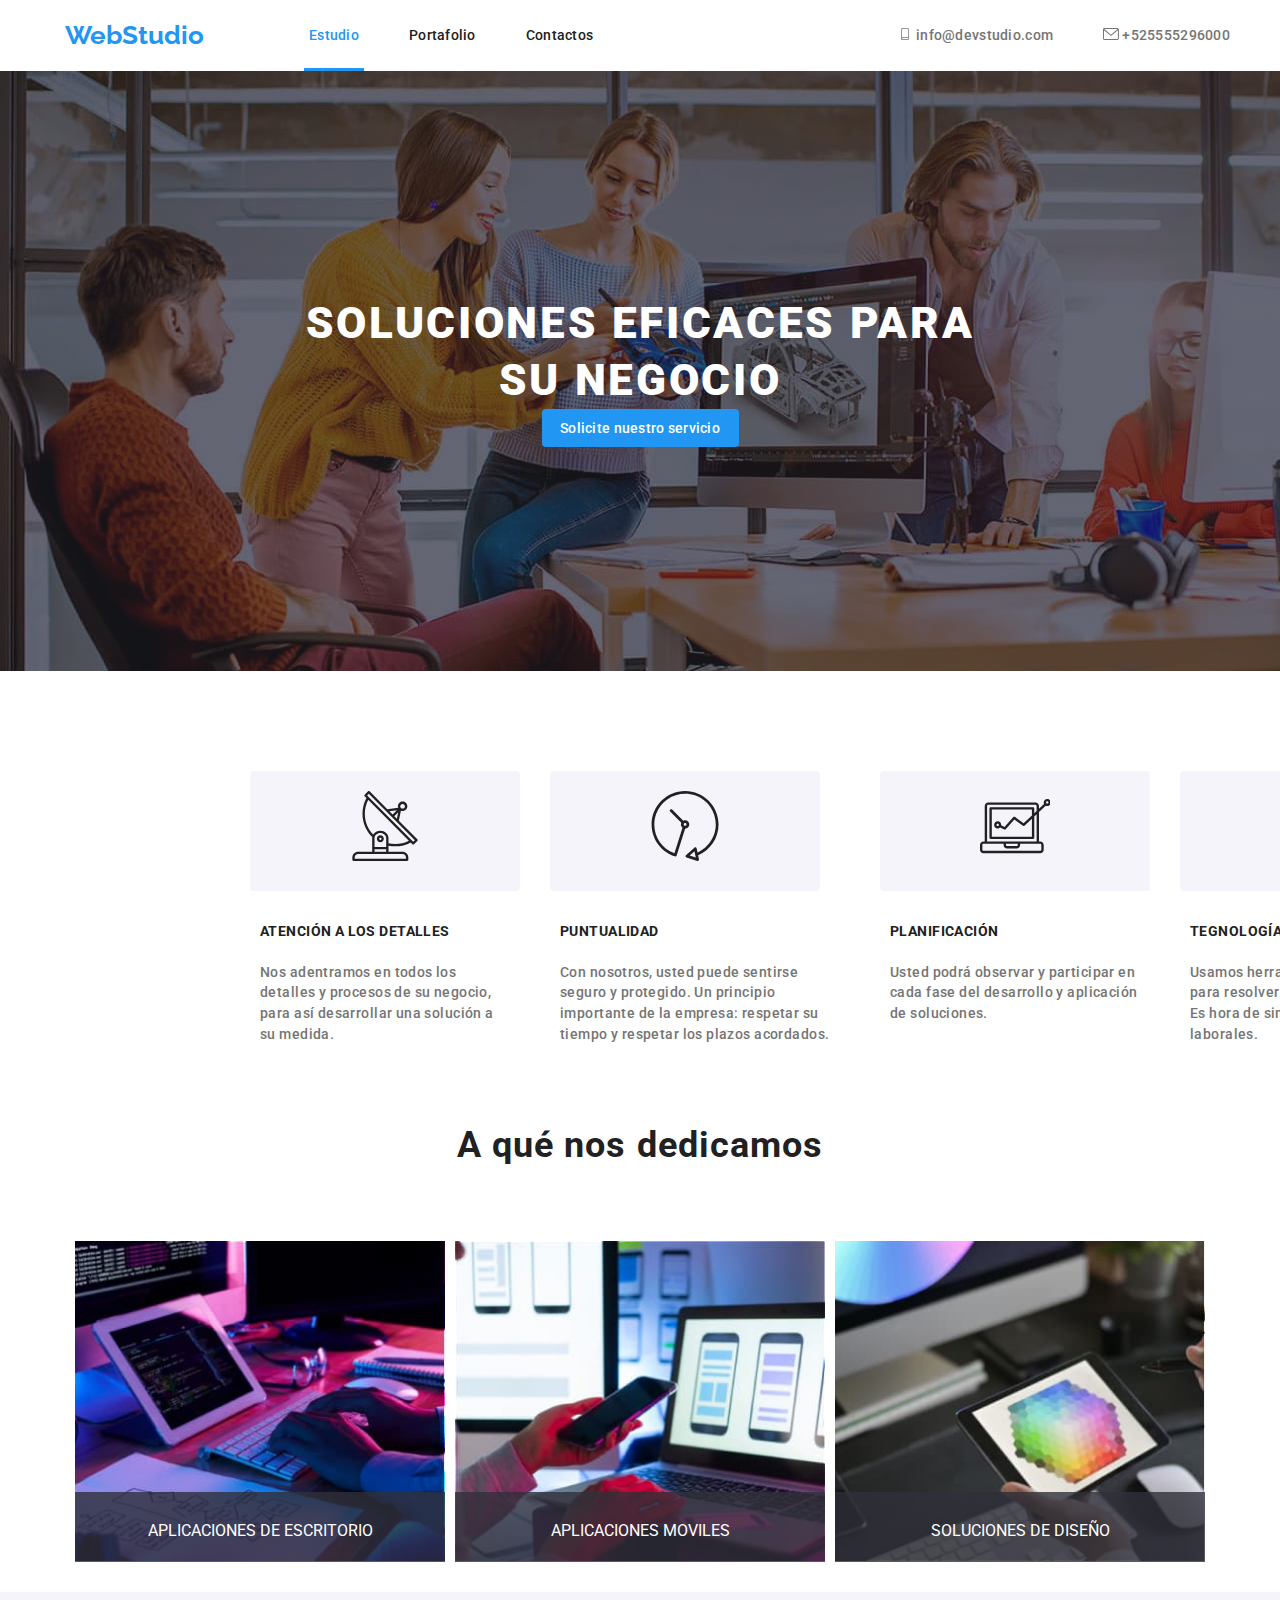
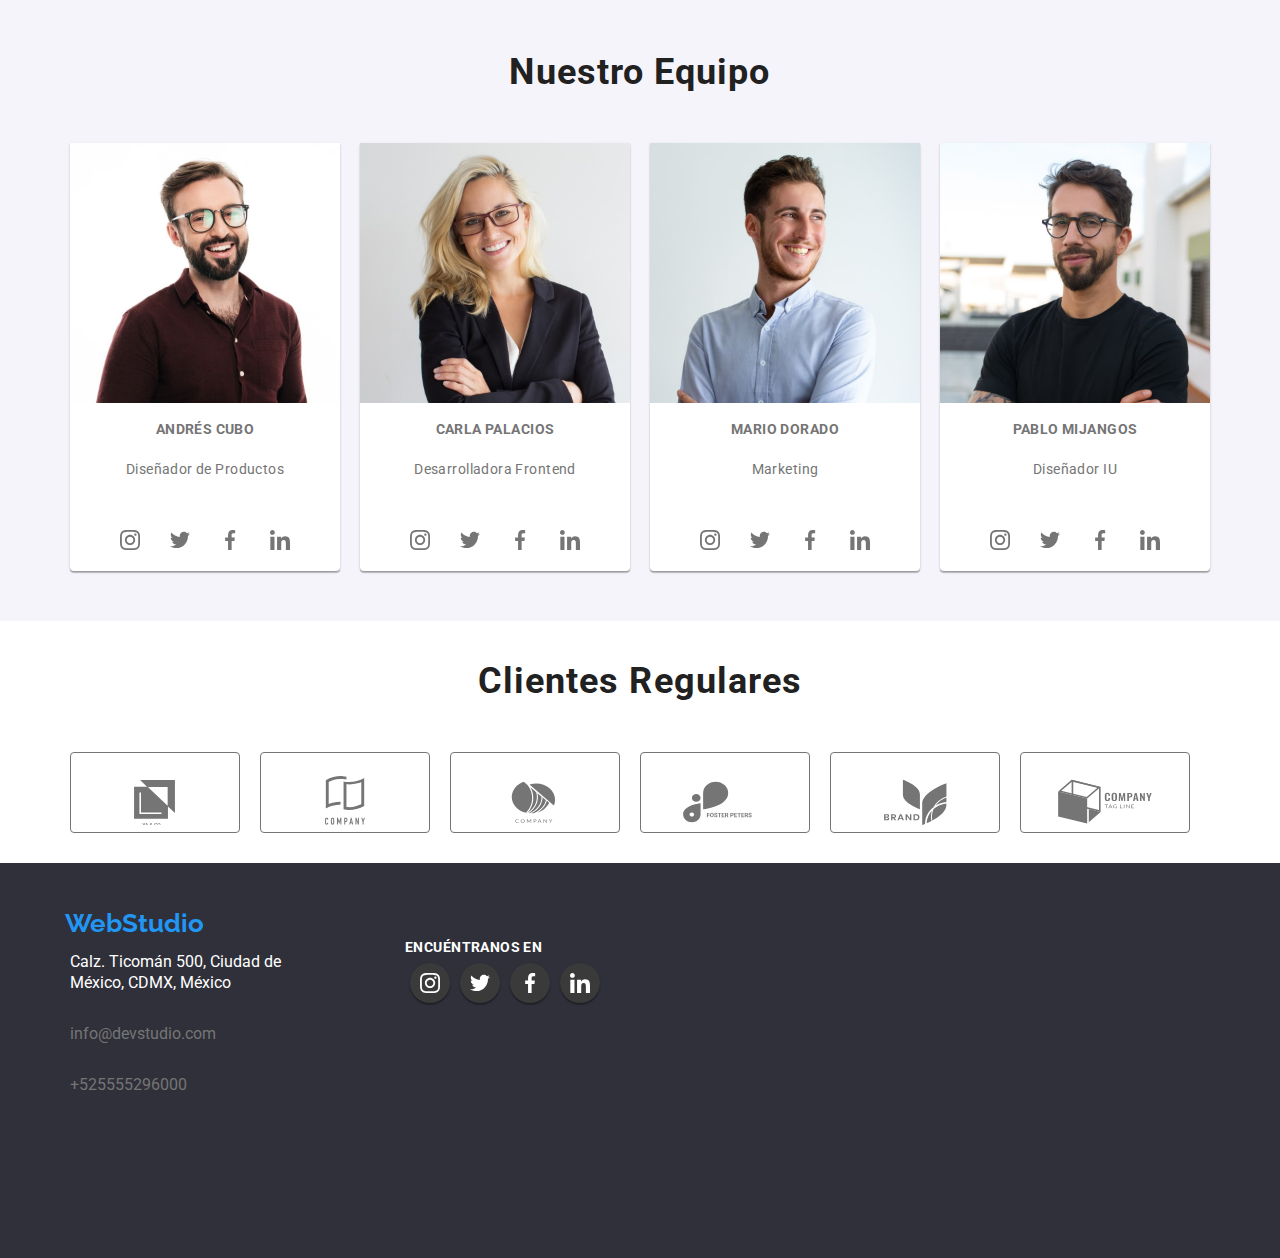
<file: index.html>
<!DOCTYPE html>
<html lang="en">
  <head>
    <meta charset="UTF-8" />
    <meta http-equiv="X-UA-Compatible" content="IE=edge" />
    <meta name="viewport" content="width=device-width, initial-scale=1.0" />
    <title>WebStudio</title>
    <link rel="stylesheet" href="css/modern-normalize.css" />
    <link rel="stylesheet" href="css/styles.css" />
    <link rel="preconnect" href="https://fonts.googleapis.com" />
    <link rel="preconnect" href="https://fonts.gstatic.com" crossorigin />
    <link
      href="https://fonts.googleapis.com/css2?family=Roboto:wght@400;500;700;900&display=swap"
      rel="stylesheet"
    />
    <link
      href="https://fonts.googleapis.com/css2?family=Raleway:wght@700&family=Roboto:wght@700&display=swap"
      rel="stylesheet"
    />
  </head>
  <body>
    <!-- Header -->
    <div class="head">
      <header class="container page-header">
        <nav class="nav-container">
          <a class="logo" href="index.html">WebStudio</a>
          <ul class="nav-list">
            <li class="item current">
              <a href="index.html" target="_self" rel="noopener noreferrer"
                >Estudio</a
              >
            </li>
            <li class="item">
              <a
                href="portafolio.html"
                class="a"
                target="_self"
                rel="noopener noreferrer"
                >Portafolio</a
              >
            </li>
            <li class="item">
              <a class="a" href="#" target="_self" rel="noopener noreferrer"
                >Contactos</a
              >
            </li>
          </ul>
        </nav>
        <ul class="menu">
          <li class="item contact-item">
            <a href="mailto:info@devstudio.com"
              ><svg width="16" height="12">
                <use href="images/icons.svg#icon-telfono-inteligente-1"></use>
              </svg>
              info@devstudio.com</a
            >
          </li>
          <li class="item contact-item">
            <a href="tel:+525555296000">
              <svg width="16" height="12">
                <use href="images/icons.svg#icon-sobre-1"></use>
              </svg>
              +525555296000</a
            >
          </li>
        </ul>
      </header>
    </div>
    <!-- Main -->
    <main>
      <section class="banner">
        <h1 class="title1">SOLUCIONES EFICACES PARA SU NEGOCIO</h1>
        <button data-modal-open class="button-banner" type="button">
          Solicite nuestro servicio
        </button>
        <!-- ventana modal -->
        <div class="backdrop is-hidden" data-modal>
          <div class="modal">
            <button data-modal-close>X</button>
            Contenido Modal
          </div>
        </div>
      </section>
      <section class="container section-list">
        <ul class="list-text">
          <li class="item">
            <div class="icon-box">
              <svg width="70" height="70">
                <use href="images/icons.svg#icon-antena"></use>
              </svg>
            </div>
            <h3 class="title3">ATENCIÓN A LOS DETALLES</h3>
            <p class="pharagraf">
              Nos adentramos en todos los detalles y procesos de su negocio,
              para así desarrollar una solución a su medida.
            </p>
          </li>
          <li class="item">
            <div class="icon-box">
              <svg width="70" height="70">
                <use href="images/icons.svg#icon-Vector-2"></use>
              </svg>
            </div>
            <h3 class="title3">PUNTUALIDAD</h3>
            <p class="pharagraf">
              Con nosotros, usted puede sentirse seguro y protegido. Un
              principio importante de la empresa: respetar su tiempo y respetar
              los plazos acordados.
            </p>
          </li>
          <li class="item">
            <div class="icon-box">
              <svg width="70" height="70">
                <use href="images/icons.svg#icon-Vector-1-1"></use>
              </svg>
            </div>
            <h3 class="title3">PLANIFICACIÓN</h3>
            <p class="pharagraf">
              Usted podrá observar y participar en cada fase del desarrollo y
              aplicación de soluciones.
            </p>
          </li>
          <li class="item">
            <div class="icon-box">
              <svg width="70" height="70">
                <use href="images/icons.svg#icon-astronauta"></use>
              </svg>
            </div>
            <h3 class="title3">TEGNOLOGÍA MODERNA</h3>
            <p class="pharagraf">
              Usamos herramientas innovadoras para resolver las tareas
              asignadas. Es hora de simplificar los procesos laborales.
            </p>
          </li>
        </ul>
      </section>
      <section class="container">
        <h2 class="title2">A qué nos dedicamos</h2>
        <ul class="list-image">
          <li class="item-image">
            <img
              src="images/image1.jpg"
              alt="Aplicaciones de escritorio"
              width="370"
            />
            <div class="item-background">
              <p class="item-image-text">APLICACIONES DE ESCRITORIO</p>
            </div>
          </li>
          <li class="item-image">
            <img
              src="images/image2.jpg"
              alt="Aplicaciones mobiles"
              width="370"
            />
            <div class="item-background">
              <p class="item-image-text">APLICACIONES MOVILES</p>
            </div>
          </li>
          <li class="item-image">
            <img src="images/image3.jpg" alt="Laptop" width="370" />
            <div class="item-background">
              <p class="item-image-text">SOLUCIONES DE DISEÑO</p>
            </div>
          </li>
        </ul>
      </section>
      <section class="team">
        <div class="container">
          <h2 class="title-team">Nuestro Equipo</h2>
          <ul class="list-team">
            <li class="item-team">
              <div class="content-team">
                <img
                  src="images/team1.jpg"
                  alt="Primer miembro del equipo"
                  width="270"
                />
                <h3 class="title3">Andrés Cubo</h3>
                <p class="pharagraf">Diseñador de Productos</p>
                <ul class="icon-team">
                  <li class="icon-list">
                    <svg width="20" height="20">
                      <use href="images/icons.svg#icon-instagram"></use>
                    </svg>
                  </li>
                  <li class="icon-list">
                    <svg width="20" height="20">
                      <use href="images/icons.svg#icon-twitter"></use>
                    </svg>
                  </li>
                  <li class="icon-list">
                    <svg width="20" height="20">
                      <use href="images/icons.svg#icon-facebook"></use>
                    </svg>
                  </li>
                  <li class="icon-list">
                    <svg width="20" height="20">
                      <use href="images/icons.svg#icon-linkedin"></use>
                    </svg>
                  </li>
                </ul>
              </div>
            </li>
            <li class="item-team">
              <div class="content-team">
                <img
                  src="images/team2.jpg"
                  alt="Segundo miembro del equipo"
                  width="270"
                />
                <h3 class="title3">Carla Palacios</h3>
                <p class="pharagraf">Desarrolladora Frontend</p>
                <ul class="icon-team">
                  <li class="icon-list">
                    <svg width="20" height="20">
                      <use href="images/icons.svg#icon-instagram"></use>
                    </svg>
                  </li>
                  <li class="icon-list">
                    <svg width="20" height="20">
                      <use href="images/icons.svg#icon-twitter"></use>
                    </svg>
                  </li>
                  <li class="icon-list">
                    <svg width="20" height="20">
                      <use href="images/icons.svg#icon-facebook"></use>
                    </svg>
                  </li>
                  <li class="icon-list">
                    <svg width="20" height="20">
                      <use href="images/icons.svg#icon-linkedin"></use>
                    </svg>
                  </li>
                </ul>
              </div>
            </li>
            <li class="item-team">
              <div class="content-team">
                <img
                  src="images/team3.jpg"
                  alt="Tercer miembro del equipo"
                  width="270"
                />
                <h3 class="title3">Mario Dorado</h3>
                <p class="pharagraf">Marketing</p>
                <ul class="icon-team">
                  <li class="icon-list">
                    <svg width="20" height="20">
                      <use href="images/icons.svg#icon-instagram"></use>
                    </svg>
                  </li>
                  <li class="icon-list">
                    <svg width="20" height="20">
                      <use href="images/icons.svg#icon-twitter"></use>
                    </svg>
                  </li>
                  <li class="icon-list">
                    <svg width="20" height="20">
                      <use href="images/icons.svg#icon-facebook"></use>
                    </svg>
                  </li>
                  <li class="icon-list">
                    <svg width="20" height="20">
                      <use href="images/icons.svg#icon-linkedin"></use>
                    </svg>
                  </li>
                </ul>
              </div>
            </li>
            <li class="item-team">
              <div class="content-team">
                <img
                  src="images/team4.jpg"
                  alt="Cuarto miembro del equipo"
                  width="270"
                />
                <h3 class="title3">Pablo Mijangos</h3>
                <p class="pharagraf">Diseñador IU</p>
                <ul class="icon-team">
                  <li class="icon-list">
                    <svg width="20" height="20">
                      <use href="images/icons.svg#icon-instagram"></use>
                    </svg>
                  </li>
                  <li class="icon-list">
                    <svg width="20" height="20">
                      <use href="images/icons.svg#icon-twitter"></use>
                    </svg>
                  </li>
                  <li class="icon-list">
                    <svg width="20" height="20">
                      <use href="images/icons.svg#icon-facebook"></use>
                    </svg>
                  </li>
                  <li class="icon-list">
                    <svg width="20" height="20">
                      <use href="images/icons.svg#icon-linkedin"></use>
                    </svg>
                  </li>
                </ul>
              </div>
            </li>
          </ul>
        </div>
      </section>
      <section class="team-clientes">
        <div class="container">
          <h2 class="title-team">Clientes Regulares</h2>
          <ul class="list-team">
            <li class="item-team">
              <div class="content-clientes">
                <svg class="svg" width="106" height="52.83">
                  <use href="images/icons.svg#icon-Logo-6"></use>
                </svg>
              </div>
            </li>
            <li class="item-team">
              <div class="content-clientes">
                <svg class="svg" width="106" height="52.83">
                  <use href="images/icons.svg#icon-Logo-1-1"></use>
                </svg>
              </div>
            </li>
            <li class="item-team">
              <div class="content-clientes">
                <svg width="106" height="52.83">
                  <use href="images/icons.svg#icon-Logo-2-1"></use>
                </svg>
              </div>
            </li>
            <li class="item-team">
              <div class="content-clientes">
                <svg width="106" height="52.83">
                  <use href="images/icons.svg#icon-Logo-3-1"></use>
                </svg>
              </div>
            </li>
            <li class="item-team">
              <div class="content-clientes">
                <svg width="106" height="52.83">
                  <use href="images/icons.svg#icon-Logo-4-1"></use>
                </svg>
              </div>
            </li>
            <li class="item-team">
              <div class="content-clientes">
                <svg width="106" height="52.83">
                  <use href="images/icons.svg#icon-Logo-5-1"></use>
                </svg>
              </div>
            </li>
          </ul>
        </div>
      </section>
    </main>
    <!-- Footer -->
    <footer class="footer">
      <div class="container">
        <a class="logo" href="index.html">WebStudio</a>
        <address>
          <div class="div-foot">
            <ul class="menu-footer">
              <li class="item-footer">
                <a
                  class="a-footer"
                  href="https://goo.gl/maps/gsVTC1vpJvbJmhK39"
                  target="_blank"
                  rel="noopener noreferrer"
                  >Calz. Ticomán 500, Ciudad de México, CDMX, México</a
                >
              </li>
              <li class="item-footer">
                <a class="a-footer-grey" href="mailto:info@devstudio.com"
                  >info@devstudio.com</a
                >
              </li>
              <li class="item-footer">
                <a class="a-footer-grey" href="tel:+525555296000"
                  >+525555296000</a
                >
              </li>
            </ul>
          </div>

          <div class="div-redes">
            <h3 class="title-foot">ENCUÉNTRANOS EN</h3>
            <ul class="icon-foot">
              <li class="iconfooter-list">
                <svg width="20" height="20">
                  <use href="images/icons.svg#icon-instagram"></use>
                </svg>
              </li>
              <li class="iconfooter-list">
                <svg width="20" height="20">
                  <use href="images/icons.svg#icon-twitter"></use>
                </svg>
              </li>
              <li class="iconfooter-list">
                <svg width="20" height="20">
                  <use href="images/icons.svg#icon-facebook"></use>
                </svg>
              </li>
              <li class="iconfooter-list">
                <svg width="20" height="20">
                  <use href="images/icons.svg#icon-linkedin"></use>
                </svg>
              </li>
            </ul>
          </div>
        </address>
      </div>
    </footer>
    <script src="js/modal.js"></script>
  </body>
</html>
</file>
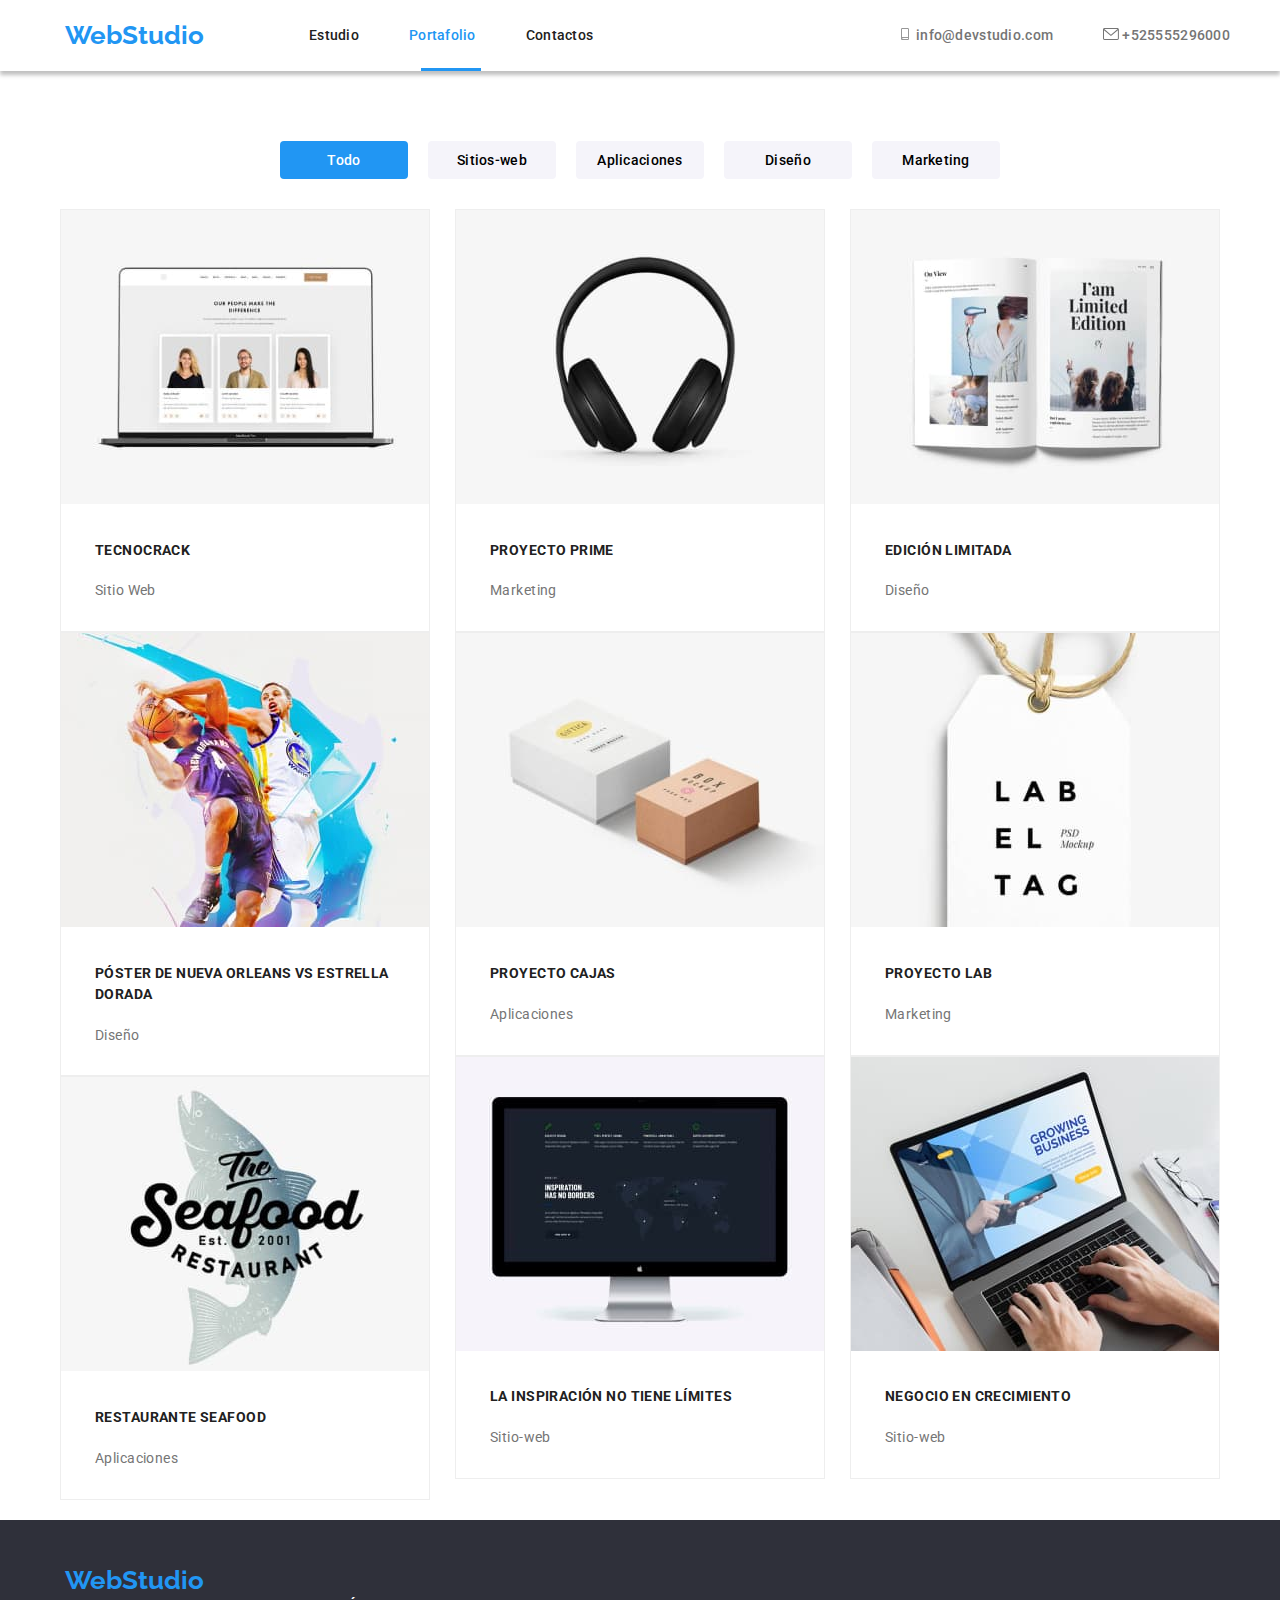
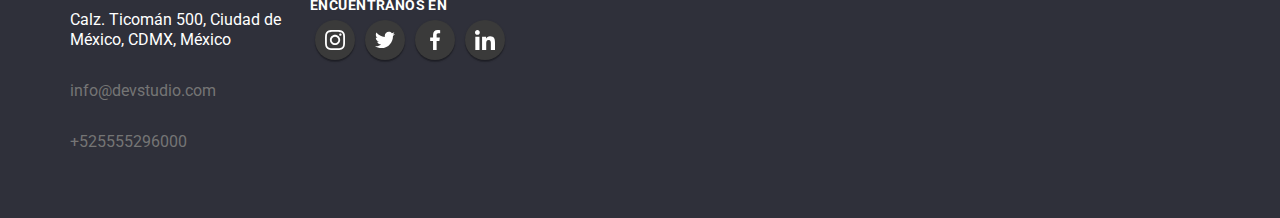
<file: portafolio.html>
<!DOCTYPE html>
<html lang="en">
  <head>
    <meta charset="UTF-8" />
    <meta http-equiv="X-UA-Compatible" content="IE=edge" />
    <meta name="viewport" content="width=device-width, initial-scale=1.0" />
    <title>Portafolio</title>
    <link rel="stylesheet" href="css/modern-normalize.css" />
    <link rel="stylesheet" href="css/styles.css" />
    <link rel="preconnect" href="https://fonts.googleapis.com" />
    <link rel="preconnect" href="https://fonts.gstatic.com" crossorigin />
    <link
      href="https://fonts.googleapis.com/css2?family=Roboto:wght@400;500;700;900&display=swap"
      rel="stylesheet"
    />
    <link
      href="https://fonts.googleapis.com/css2?family=Raleway:wght@700&family=Roboto:wght@700&display=swap"
      rel="stylesheet"
    />
  </head>
  <body>
    <!-- Header -->
    <div class="head">
      <header class="container page-header">
        <nav class="nav-container">
          <a class="logo" href="index.html">WebStudio</a>
          <ul class="nav-list">
            <li class="item">
              <a
                class="a"
                href="index.html"
                target="_self"
                rel="noopener noreferrer"
                >Estudio</a
              >
            </li>
            <li class="item current">
              <a
                href="portafolio.html"
                class="a"
                target="_self"
                rel="noopener noreferrer"
                >Portafolio</a
              >
            </li>
            <li class="item">
              <a class="a" href="#" target="_self" rel="noopener noreferrer"
                >Contactos</a
              >
            </li>
          </ul>
        </nav>
        <ul class="menu">
          <li class="item contact-item">
            <a href="mailto:info@devstudio.com"
              ><svg width="16" height="12">
                <use href="images/icons.svg#icon-telfono-inteligente-1"></use>
              </svg>
              info@devstudio.com</a
            >
          </li>
          <li class="item contact-item">
            <a href="tel:+525555296000">
              <svg width="16" height="12">
                <use href="images/icons.svg#icon-sobre-1"></use>
              </svg>
              +525555296000</a
            >
          </li>
        </ul>
      </header>
    </div>
    <!-- Main -->
    <main class="container">
      <ul class="menu-buttons">
        <li class="item-menu-portafolio">
          <button class="button-current" type="button">Todo</button>
        </li>
        <li class="item-menu-portafolio">
          <button class="button" type="button">Sitios-web</button>
        </li>
        <li class="item-menu-portafolio">
          <button class="button" type="button">Aplicaciones</button>
        </li>
        <li class="item-menu-portafolio">
          <button class="button" type="button">Diseño</button>
        </li>
        <li class="item-menu-portafolio">
          <button class="button" type="button">Marketing</button>
        </li>
      </ul>

      <!--Cards-->
      <div class="container">
        <div class="flex-list">
          <div>
            <div class="card-container">
              <div class="card-image">
                <a href="#" class="link">
                  <img
                    src="images/projects/project1.jpg"
                    alt="Tecnoduck"
                    width="370"
                /></a>
                <div class="card-emergent">
                  <p class="p-emergent">
                    Tecnoduck es una plataforma de distribución de coronavirus
                    de última generación. Las compañías usan esta plataforma
                    para el espionaje digital y los ataques a los servidores
                    seguros de la competencia.
                  </p>
                </div>
              </div>
              <div class="card-body">
                <p class="title3">TecnoCrack</p>
                <p class="pharagraf">Sitio Web</p>
              </div>
            </div>

            <div class="card-container">
              <div class="card-image">
                <a href="#" class="link">
                  <img
                    src="images/projects/project2.jpg"
                    alt="Poster"
                    width="370"
                /></a>
                <div class="card-emergent">
                  <p class="p-emergent">
                    Tecnoduck es una plataforma de distribución de coronavirus
                    de última generación. Las compañías usan esta plataforma
                    para el espionaje digital y los ataques a los servidores
                    seguros de la competencia.
                  </p>
                </div>
              </div>
              <div class="card-body">
                <h3 class="title3">
                  Póster de Nueva Orleans vs Estrella Dorada
                </h3>
                <p class="pharagraf">Diseño</p>
              </div>
            </div>

            <div class="card-container">
              <div class="card-image">
                <a href="#" class="link">
                  <img
                    src="images/projects/project3.jpg"
                    alt="Restaurante"
                    width="370"
                /></a>
                <div class="card-emergent">
                  <p class="p-emergent">
                    Tecnoduck es una plataforma de distribución de coronavirus
                    de última generación. Las compañías usan esta plataforma
                    para el espionaje digital y los ataques a los servidores
                    seguros de la competencia.
                  </p>
                </div>
              </div>
              <div class="card-body">
                <h3 class="title3">Restaurante Seafood</h3>
                <p class="pharagraf">Aplicaciones</p>
              </div>
            </div>
          </div>
          <div>
            <div class="card-container">
              <div class="card-image">
                <a href="#" class="link">
                  <img
                    src="images/projects/project4.jpg"
                    alt="Proyecto"
                    width="370"
                /></a>
                <div class="card-emergent">
                  <p class="p-emergent">
                    Tecnoduck es una plataforma de distribución de coronavirus
                    de última generación. Las compañías usan esta plataforma
                    para el espionaje digital y los ataques a los servidores
                    seguros de la competencia.
                  </p>
                </div>
              </div>
              <div class="card-body">
                <h3 class="title3">Proyecto Prime</h3>
                <p class="pharagraf">Marketing</p>
              </div>
            </div>

            <div class="card-container">
              <div class="card-image">
                <a href="#" class="link">
                  <img
                    src="images/projects/project5.jpg"
                    alt="Cajas"
                    width="370"
                /></a>
                <div class="card-emergent">
                  <p class="p-emergent">
                    Tecnoduck es una plataforma de distribución de coronavirus
                    de última generación. Las compañías usan esta plataforma
                    para el espionaje digital y los ataques a los servidores
                    seguros de la competencia.
                  </p>
                </div>
              </div>
              <div class="card-body">
                <h3 class="title3">Proyecto Cajas</h3>
                <p class="pharagraf">Aplicaciones</p>
              </div>
            </div>

            <div class="card-container">
              <div class="card-image">
                <a href="#" class="link">
                  <img
                    src="images/projects/project6.jpg"
                    alt="Sitio-web"
                    width="370"
                /></a>
                <div class="card-emergent">
                  <p class="p-emergent">
                    Tecnoduck es una plataforma de distribución de coronavirus
                    de última generación. Las compañías usan esta plataforma
                    para el espionaje digital y los ataques a los servidores
                    seguros de la competencia.
                  </p>
                </div>
              </div>
              <div class="card-body">
                <h3 class="title3">La inspiración no tiene límites</h3>
                <p class="pharagraf">Sitio-web</p>
              </div>
            </div>
          </div>
          <div>
            <div class="card-container">
              <div class="card-image">
                <a href="#" class="link">
                  <img
                    src="images/projects/project7.jpg"
                    alt="Edición"
                    width="370"
                /></a>
                <div class="card-emergent">
                  <p class="p-emergent">
                    Tecnoduck es una plataforma de distribución de coronavirus
                    de última generación. Las compañías usan esta plataforma
                    para el espionaje digital y los ataques a los servidores
                    seguros de la competencia.
                  </p>
                </div>
              </div>
              <div class="card-body">
                <h3 class="title3">Edición Limitada</h3>
                <p class="pharagraf">Diseño</p>
              </div>
            </div>

            <div class="card-container">
              <div class="card-image">
                <a href="#" class="link">
                  <img
                    src="images/projects/project8.jpg"
                    alt="Lable"
                    width="370"
                /></a>
                <div class="card-emergent">
                  <p class="p-emergent">
                    Tecnoduck es una plataforma de distribución de coronavirus
                    de última generación. Las compañías usan esta plataforma
                    para el espionaje digital y los ataques a los servidores
                    seguros de la competencia.
                  </p>
                </div>
              </div>
              <div class="card-body">
                <h3 class="title3">Proyecto LAB</h3>
                <p class="pharagraf">Marketing</p>
              </div>
            </div>

            <div class="card-container">
              <div class="card-image">
                <a href="#" class="link">
                  <img
                    src="images/projects/project9.jpg"
                    alt="Negocio"
                    width="370"
                /></a>
                <div class="card-emergent">
                  <p class="p-emergent">
                    Tecnoduck es una plataforma de distribución de coronavirus
                    de última generación. Las compañías usan esta plataforma
                    para el espionaje digital y los ataques a los servidores
                    seguros de la competencia.
                  </p>
                </div>
              </div>
              <div class="card-body">
                <h3 class="title3">Negocio en Crecimiento</h3>
                <p class="pharagraf">Sitio-web</p>
              </div>
            </div>
          </div>
        </div>
      </div>
    </main>
    <!-- Footer -->
    <footer class="footer">
      <div class="container">
        <a class="logo" href="index.html">WebStudio</a>
        <address>
          <div class="div-foot">
            <ul class="menu-footer">
              <li class="item-footer">
                <a
                  class="a-footer"
                  href="https://goo.gl/maps/gsVTC1vpJvbJmhK39"
                  target="_blank"
                  rel="noopener noreferrer"
                  >Calz. Ticomán 500, Ciudad de México, CDMX, México</a
                >
              </li>
              <li class="item-footer">
                <a class="a-footer-grey" href="mailto:info@devstudio.com"
                  >info@devstudio.com</a
                >
              </li>
              <li class="item-footer">
                <a class="a-footer-grey" href="tel:+525555296000"
                  >+525555296000</a
                >
              </li>
            </ul>
          </div>

          <div class="div-foot">
            <h3 class="title-foot">ENCUÉNTRANOS EN</h3>
            <ul class="icon-foot">
              <li class="iconfooter-list">
                <svg width="20" height="20">
                  <use href="images/icons.svg#icon-instagram"></use>
                </svg>
              </li>
              <li class="iconfooter-list">
                <svg width="20" height="20">
                  <use href="images/icons.svg#icon-twitter"></use>
                </svg>
              </li>
              <li class="iconfooter-list">
                <svg width="20" height="20">
                  <use href="images/icons.svg#icon-facebook"></use>
                </svg>
              </li>
              <li class="iconfooter-list">
                <svg width="20" height="20">
                  <use href="images/icons.svg#icon-linkedin"></use>
                </svg>
              </li>
            </ul>
          </div>
        </address>
      </div>
    </footer>
  </body>
</html>
</file>
<file: css/styles.css>
:root {
  --color: #212121;
  --brand-color: #2196f3;
  --font-color: #757575;
  --hover-color: var(--brand-color);
}

.modal {
  width: 530px;
  height: 580px;
  position: absolute;
  top: 50%;
  left: 50%;
  margin-left: -265px;
  margin-top: -250px;
  background: #ffffff;
  border-radius: 4px;
  box-shadow: 0px 1px 3px rgba(0, 0, 0, 0.12), 0px 1px 1px rgba(0, 0, 0, 0.14),
    0px 2px 1px rgba(0, 0, 0, 0.2);
  padding: 40px;
}

.modal-close-button {
  display: flex;
}

.is-hidden {
  visibility: hidden;
}

.backdrop {
  position: fixed;
  top: 0;
  left: 0;
  width: 100%;
  height: 100%;
  background: rgba(0, 0, 0, 0.2);
  opacity: 1;
  /*visibility: visible;
  transition: opacity 250ms cubic-bezier(0.4, 0, 0.2, 1),
    visibility 250ms cubic-bezier(0.4, 0, 0.2, 1);*/
}

.card-container {
  width: 370px;
  background: #ffffff;
  border: 1px solid #eeeeee;
}

.card-container:hover {
  box-shadow: 0px 1px 3px rgba(0, 0, 0, 0.12), 0px 1px 1px rgba(0, 0, 0, 0.14),
    0px 2px 1px rgba(0, 0, 0, 0.2);
}

.card-container:hover .card-emergent {
  transform: translateY(0%);
}

.card-body {
  padding: 20px 24px;
}

.card-emergent {
  position: absolute;
  top: 0;
  height: 294px;
  width: 370px;
  background: rgba(33, 150, 243, 0.9);
  letter-spacing: 0.03em;
  transform: translateY(105%);
  transition: transform 250ms ease;
  transition-timing-function: cubic-bezier(0.4, 0, 0.2, 1);
}

.card-image {
  position: relative;
  overflow: hidden;
}

.flex-list {
  display: flex;
  justify-content: space-between;
  margin: 20px;
}
/* OJO PARA EDITAR LAS CARDS */
.item-portafolio {
  /*CARD CONTAINER */
  display: inline;
  padding: 10px;
  text-align: left;
}

.content-portafolio:hover {
  /*CARD IMAGE */
  box-shadow: 0px 1px 3px rgba(0, 0, 0, 0.12), 0px 1px 1px rgba(0, 0, 0, 0.14),
    0px 2px 1px rgba(0, 0, 0, 0.2);
}

.list-portafolio {
  /*FLEX LIST */
  display: flex;
  margin: 20px;
  list-style: none;
  justify-content: center;
}

.p-emergent {
  color: #ffffff;
  padding: 63px 24px;
}

body {
  font-family: 'Roboto', 'Arial', Sans-serif;
  color: var(--color);
  line-height: 1.3rem;
}

.nav-container {
  display: flex;
  gap: 90px;
}

.nav-list {
  display: flex;
  align-items: center;
  gap: 50px;
}

a {
  text-decoration: none;
  color: currentColor;
}

ul,
h1,
h2,
h3,
h4,
h5 {
  list-style: none;
  margin: 0;
  padding: 0;
}

.item {
  font-weight: 500;
  font-size: 14px;
  letter-spacing: 0.02em;
}

.item-menu-portafolio {
  font-weight: 500;
  font-size: 14px;
  letter-spacing: 0.02em;
  padding: 10px;
  padding-top: 70px;
}

.contact-item {
  color: var(--font-color);
}

.CONTACT-item:hover {
  color: white;
  background-color: var(--brand-color);
}

.contact-item:hover {
  color: var(--brand-color);
}

.current {
  color: var(--brand-color);
}

.current::after {
  content: '';
  width: 60px;
  height: 3px;
  position: absolute;
  margin: 43px 20px 50px -55px;
  background-color: #2196f3;
}

.button-banner {
  cursor: pointer;
  font-weight: 500;
  font-size: 14px;
  letter-spacing: 0.02em;
  text-decoration: none;
  width: 197px;
  height: 38px;
  background: #f5f4fa;
  border-radius: 4px;
  display: block;
  padding: 10px;
  border: #f5f4fa;
  color: #ffffff;
  background-color: var(--brand-color);
}

.head {
  box-shadow: 0px 4px 4px rgba(0, 0, 0, 0.25);
}
.banner {
  height: 600px;
  left: -4px;
  background-color: #2f303a;
  display: flex;
  align-items: center;
  justify-content: center;
  flex-direction: column;
  background-image: linear-gradient(to bottom, #2f303a66, #2f303a66),
    url(../images/banner.jpg);
  background-repeat: no-repeat;
  background-size: cover;
}

.box {
  height: 600px;
  left: -4px;
  background-color: #2f303a;
  display: flex;
  align-items: center;
  justify-content: center;
  flex-direction: column;
  background-image: linear-gradient(to bottom, #2f303a66, #2f303a66),
    url(../images/banner.jpg);
  background-repeat: no-repeat;
  background-size: cover;
}

address {
  font-style: normal;
}

* {
  padding: 0;
  margin: 0;
  box-sizing: border-box;
}

.container {
  width: 1200px;
  margin: 0 auto;
}

.header {
  display: flex;
  padding: 15px;
  justify-content: center;
}

.page-header {
  /*  Making header.page-header a Flex-container and aligning elements  */
  display: flex;
  align-items: center;
  justify-content: space-between;
  padding: 10px;
}

.logo {
  font-family: 'Raleway';
  font-style: normal;
  font-weight: 700;
  font-size: 26px;
  color: var(--brand-color);
  text-decoration: none;
  padding: 15px;
}

.menu {
  display: flex;
  padding: 0px;
  margin: 0;
  list-style: none;
  gap: 50px;
}

.menu .a {
  font-weight: 500;
  font-size: 14px;
  letter-spacing: 0.02em;
  color: #212121;
  text-decoration: none;
  display: block;
  padding: 10px;
}

.menu .current {
  font-weight: 500;
  font-size: 14px;
  letter-spacing: 0.02em;
  color: var(--brand-color);
  text-decoration: none;
  display: block;
  padding: 10px;
}

.list-text {
  display: flex;
  gap: 30px;
  list-style: none;
}

.icon-box {
  width: 270px;
  height: 120px;
  background: #f5f4fa;
  border-radius: 4px;
  display: flex;
  justify-content: center;
  padding: 20px;
  margin-bottom: 20px;
}

.banner-content {
  padding: 20px;
}

.section-list {
  /*  Making section a Flex-container and aligning elements  */
  display: flex;
  align-items: center;
  justify-content: space-between;
  margin: 100px 200px 0 250px;
}

.title2 {
  font-style: normal;
  font-weight: 700;
  font-size: 36px;
  letter-spacing: 0.03em;
  margin: 80px;
  display: flex;
  justify-content: center;
}

.list-image {
  display: flex;
  margin: 20px;
  list-style: none;
  justify-content: center;
}

.item-image {
  display: inline;
  padding: 5px;
  position: relative;
}

.item-background {
  width: 370px;
  height: 70px;
  position: absolute;
  bottom: 10px;
  background: rgba(47, 48, 58, 0.8);
  display: flex;
  align-items: center;
  justify-content: center;
}

.item-image-text {
  color: #ffffff;
  position: absolute;
  align-items: center;
  bottom: 20px;
}

.list-team {
  display: flex;
  margin: 20px;
  list-style: none;
}

.item-team {
  display: inline;
  padding: 10px;
  text-align: center;
  color: #757575;
}

.team {
  background: #f5f4fa;
  padding: 20px;
}

.footer {
  display: flex;
  padding: 50px;
  background-color: #2f303a;
}

.menu-footer {
  list-style: none;
  justify-content: left;
}

.team-clientes {
  background: #ffffff;
}

address {
  display: flex;
}
.icon-team {
  display: flex;
  padding: 30px;
  list-style: none;
  justify-content: center;
  gap: 10px;
}

.icon-list {
  height: 40px;
  width: 40px;
  display: flex;
  justify-content: center;
  align-items: center;
  border-radius: 50%;
  color: AFB1B8;
}

.iconfooter-list {
  margin: 5px;
  height: 40px;
  width: 40px;
  display: flex;
  justify-content: center;
  align-items: center;
  border-radius: 50%;
  color: #ffffff;
  background-color: #3a3a3a;
  box-shadow: 0px 1px 3px rgba(0, 0, 0, 0.12), 0px 1px 1px rgba(0, 0, 0, 0.14),
    0px 2px 1px rgba(0, 0, 0, 0.2);
}

.title-team {
  font-style: normal;
  font-weight: 700;
  font-size: 36px;
  letter-spacing: 0.03em;
  margin: 50px;
  display: flex;
  justify-content: center;
}

.content-team {
  background: #ffffff;
  /* material shadow v1 */

  box-shadow: 0px 1px 3px rgba(0, 0, 0, 0.12), 0px 1px 1px rgba(0, 0, 0, 0.14),
    0px 2px 1px rgba(0, 0, 0, 0.2);
  border-radius: 0px 0px 4px 4px;
  width: 270px;
  height: 428px;
}

.content-clientes {
  border: 1px solid var(--font-color);
  border-radius: 4px;
  display: flex;
  justify-content: center;
  padding: 20px;
  width: 170px;
  height: 81px;
}

.content-clientes:hover,
.content-clientes:focus {
  border: 1px solid #2196f3;
  color: #2196f3;
}

.icon-list:hover {
  color: #ffffff;
  background-color: var(--brand-color);
}

.iconfooter-list:hover {
  color: #ffffff;
  background-color: var(--brand-color);
}

svg {
  fill: currentColor;
}

.content-clientes:hover + .svg,
.content-clientes:focus + .svg {
  fill: #2196f3;
}

.item-footer {
  padding: 15px;
  width: 250px;
}

.div-foot {
  margin-left: 5px;
}

.div-redes {
  margin: auto 20px 200px 100px;
}

.icon-foot {
  display: flex;
  list-style: none;
}

/* clases tarea 3 portafolio */

.menu-buttons {
  display: flex;
  padding: 0px;
  margin: 0;
  list-style: none;
  justify-content: center;
}

.item-buttons {
  display: inline;
  padding: 20px;
}

.button {
  cursor: pointer;
  font-weight: 500;
  font-size: 14px;
  letter-spacing: 0.02em;
  text-decoration: none;
  width: 128px;
  height: 38px;
  background: #f5f4fa;
  border-radius: 4px;
  display: block;
  padding: 10px;
  border: #f5f4fa;
}

.button:hover {
  color: white;
  background-color: var(--brand-color);
}

.button-current {
  cursor: pointer;
  font-weight: 500;
  font-size: 14px;
  letter-spacing: 0.02em;
  text-decoration: none;
  width: 128px;
  height: 38px;
  background: #f5f4fa;
  border-radius: 4px;
  display: block;
  padding: 10px;
  border: #f5f4fa;
  color: #ffffff;
  background-color: var(--brand-color);
}

.link:hover {
  color: white;
}

.content-portafolio {
  background: #ffffff;
  border: 1px solid #eeeeee;
}

/* clases tarea 2 */

.a:hover {
  color: var(--brand-color);
}

.a-heather:hover {
  color: var(--brand-color);
}

.a-footer {
  color: #ffffff;
  text-decoration: none;
}

.a-footer:hover {
  color: var(--brand-color);
}

.a-footer-grey {
  color: var(--font-color);
  text-decoration: none;
}

.a-footer-grey:hover {
  color: var(--brand-color);
}

.contacto {
  font-weight: 500;
  font-size: 14px;
  letter-spacing: 0.02em;
  color: var(--color);
}

.contacto:hover {
  color: var(--brand-color);
}

.end {
  font-weight: 500;
  font-size: 14px;
  letter-spacing: 0.02em;
  color: var(--color);
}

.end:hover {
  color: var(--brand-color);
}

.pharagraf {
  font-size: 14px;
  letter-spacing: 0.03em;
  color: #757575;
  padding: 10px;
}

.portafolio {
  font-weight: 500;
  font-size: 14px;
  letter-spacing: 0.02em;
  color: var(--color);
}

.portafolio:hover {
  color: var(--brand-color);
}

.title1 {
  font-style: normal;
  font-weight: 900;
  font-size: 44px;
  letter-spacing: 0.06em;
  text-transform: uppercase;
  color: #ffffff;
  width: 700px;
  line-height: 1.3em;
  text-align: center;
}

.title3 {
  font-style: normal;
  font-weight: 700;
  font-size: 14px;
  letter-spacing: 0.03em;
  text-transform: uppercase;
  padding: 10px;
}

.title-foot {
  color: #ffffff;
  font-style: normal;
  font-weight: 700;
  font-size: 14px;
  letter-spacing: 0.03em;
}
</file>
